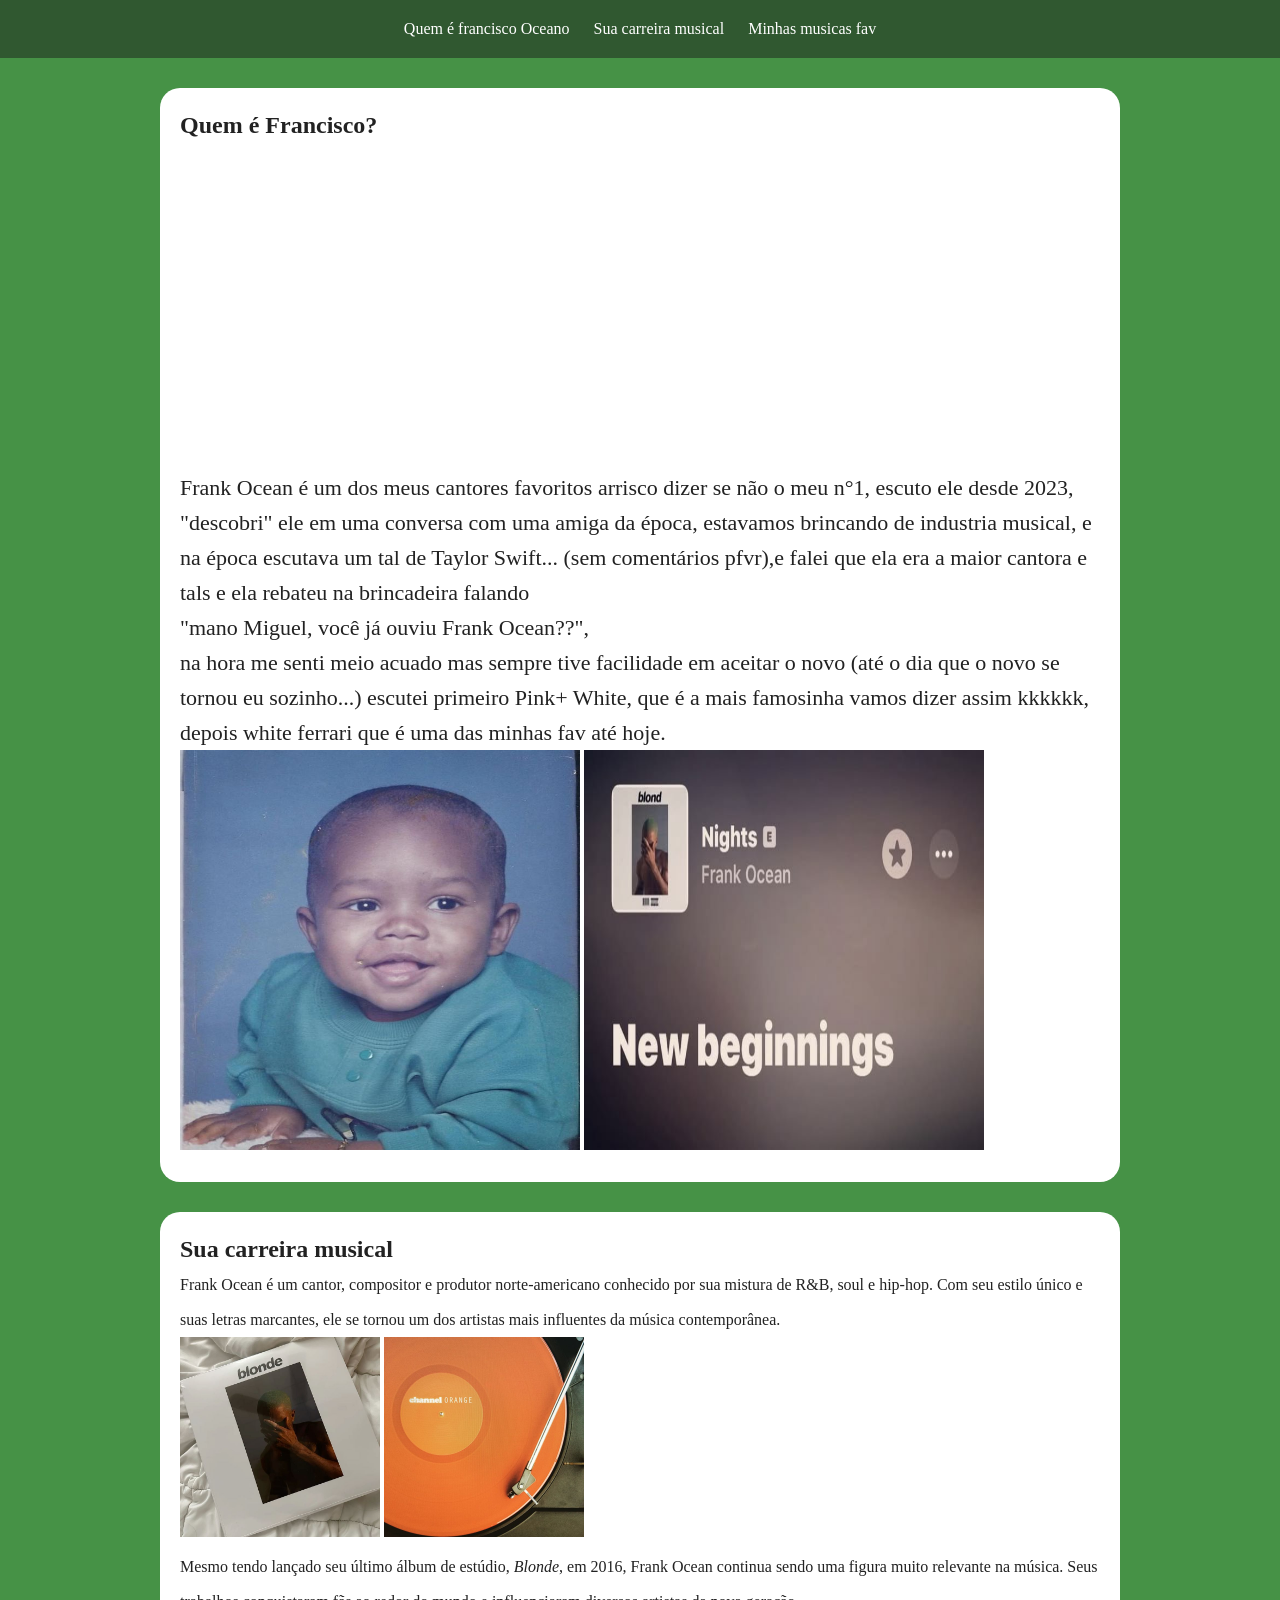
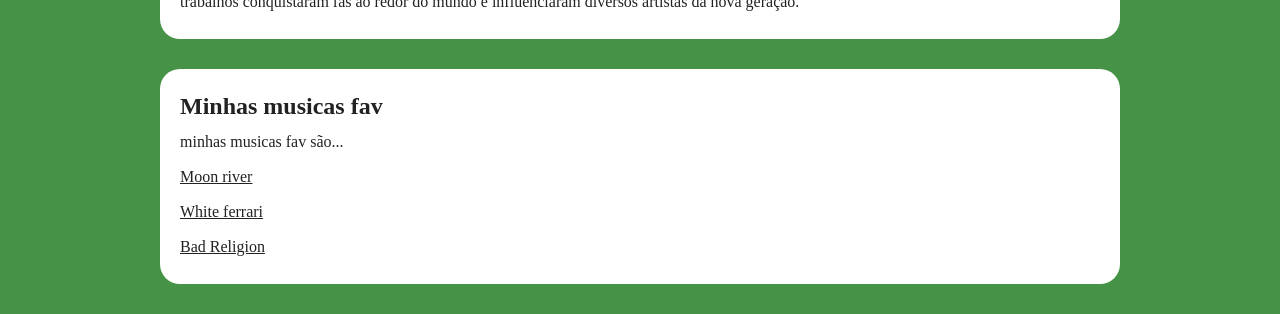
<file: Html/FrankOcean.html>
<!doctype html>
<html lang="pt-br">
  <head>
    <meta charset="UTF-8" />
    <meta name="viewport" content="width=device-width, initial-scale=1.0" />
    <title>Frank Ocean</title>
    <!-- Comentário   -->
    <link
      rel="shortcut icon"
      href="/img/cabeçaoceanica.png"
      type="image/x-icon"
    />
    <link rel="stylesheet" href="/CSS/FrankOcean.css" />
  </head>
  <body style="background-color: rgba(0, 105, 0, 0.726)">
    <header>
      <nav>
        <a href="#Quem é Frank Ocean?">Quem é francisco Oceano </a>
        <a href="#Sua carreira musical">Sua carreira musical</a>
        <a href="#minhas musicas fav"> Minhas musicas fav </a>
      </nav>
    </header>

    <main>
      <section>
        <h1 id="Quem é Frank Ocean?">Quem é Francisco?</h1>
        <iframe
          width="560"
          height="315"
          class="Pink + White"
          src="https://www.youtube.com/embed/uzS3WG6__G4?si=191BqLqFNS5BT5dn"
          title="Pink White"
          frameborder="0"
          allow="accelerometer; autoplay; clipboard-write; encrypted-media"
          allowfullscreen
        >
        </iframe>
        <p
          style="
            font-size: 22px;
            font-family: Georgia, &quot;Times New Roman&quot;, Times, serif;
          "
        >
          Frank Ocean é um dos meus cantores favoritos arrisco dizer se não o
          meu n°1, escuto ele desde 2023, "descobri" ele em uma conversa com uma
          amiga da época, estavamos brincando de industria musical, e na época
          escutava um tal de Taylor Swift... (sem comentários pfvr),e falei que
          ela era a maior cantora e tals e ela rebateu na brincadeira falando
          <br> "mano Miguel, você já ouviu Frank Ocean??", <br>na hora me senti meio
          acuado mas sempre tive facilidade em aceitar o novo (até o dia que o
          novo se tornou eu sozinho...) escutei primeiro Pink+ White, que é a
          mais famosinha vamos dizer assim kkkkkk, depois white ferrari que é
          uma das minhas fav até hoje.
        </p>
        <img
          src="/img/frank-bebê.png"
          alt="Frank ocean bebêzinho"
          title="Frank Ocean bebê"
          style="height: 400px; width: 400px; border: 1000px"
        />
        <img
          class="novos começos"
          src="/img/newbeginnings.png"
          alt="new beginnings"
          title="Novos começos"
          style="height: 400px; width: 400px; border: 1000px"

        />
      </section>
    </main>

    <main>
      <section>
        <h2 id="Sua carreira musical">Sua carreira musical</h2>
        <p>Frank Ocean é um cantor, compositor e produtor norte-americano conhecido
        por sua mistura de R&B, soul e hip-hop. Com seu estilo único e suas
        letras marcantes, ele se tornou um dos artistas mais influentes da música
        contemporânea.</p>
        <img src="/img/Blonde.png" alt="albúm Blonde" title="albúm Blonde" style="height: 200px; width: 200px; 
            font-size: 22px;
            font-family: Georgia, &quot;Times New Roman&quot;, Times, serif;
          ">
        <img src="/img/channelORANGE.png" alt="albúm channelORANGE" title="albúm channelORANGE" style="height: 200px; width: 200px;
            font-size: 22px;
            font-family: Georgia, &quot;Times New Roman&quot;, Times, serif;
           ">
        <p> Mesmo tendo lançado seu último álbum de estúdio, <i>Blonde</i>, em 2016,
        Frank Ocean continua sendo uma figura muito relevante na música. Seus
        trabalhos conquistaram fãs ao redor do mundo e influenciaram diversos
        artistas da nova geração.</p>
      </section>
    </main>

    <main>
      <section>
        <h2 id="minhas musicas fav"> Minhas musicas fav</h2>
        <p>minhas musicas fav são...
          <ol>
          <a href="https://youtu.be/mXiFHDfvn4A?si=hH8GAdIg4hlJuLSQ"> Moon river</a>
          <br> <a href="https://youtu.be/Dlz_XHeUUis?si=_MW8vVTEeCRoxtbU">White ferrari</a>
          <br> <a href="https://youtu.be/JMpypbtrcCg?si=HMiRyejyPAVUtWiP">Bad Religion</a>
          </ol>
        </p>                
        </section>
    </main>
  </body>
</html>
</file>
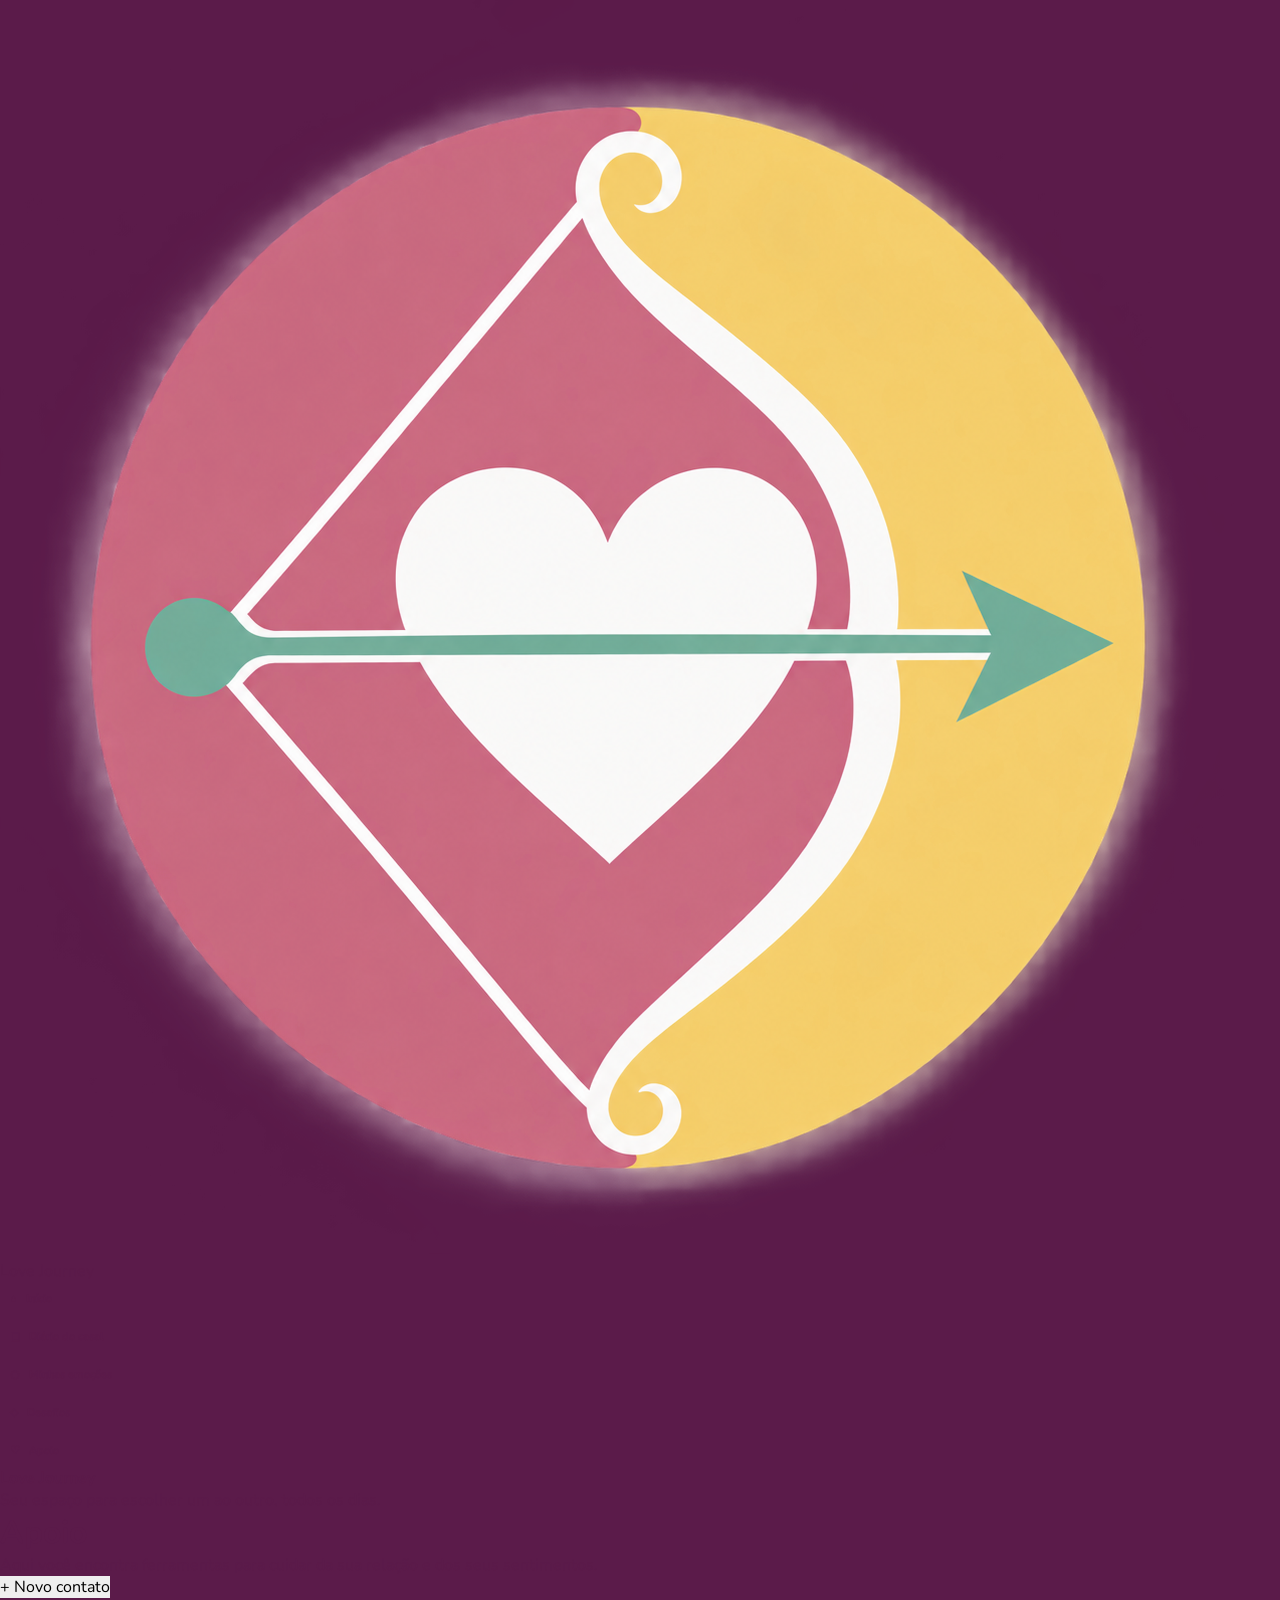
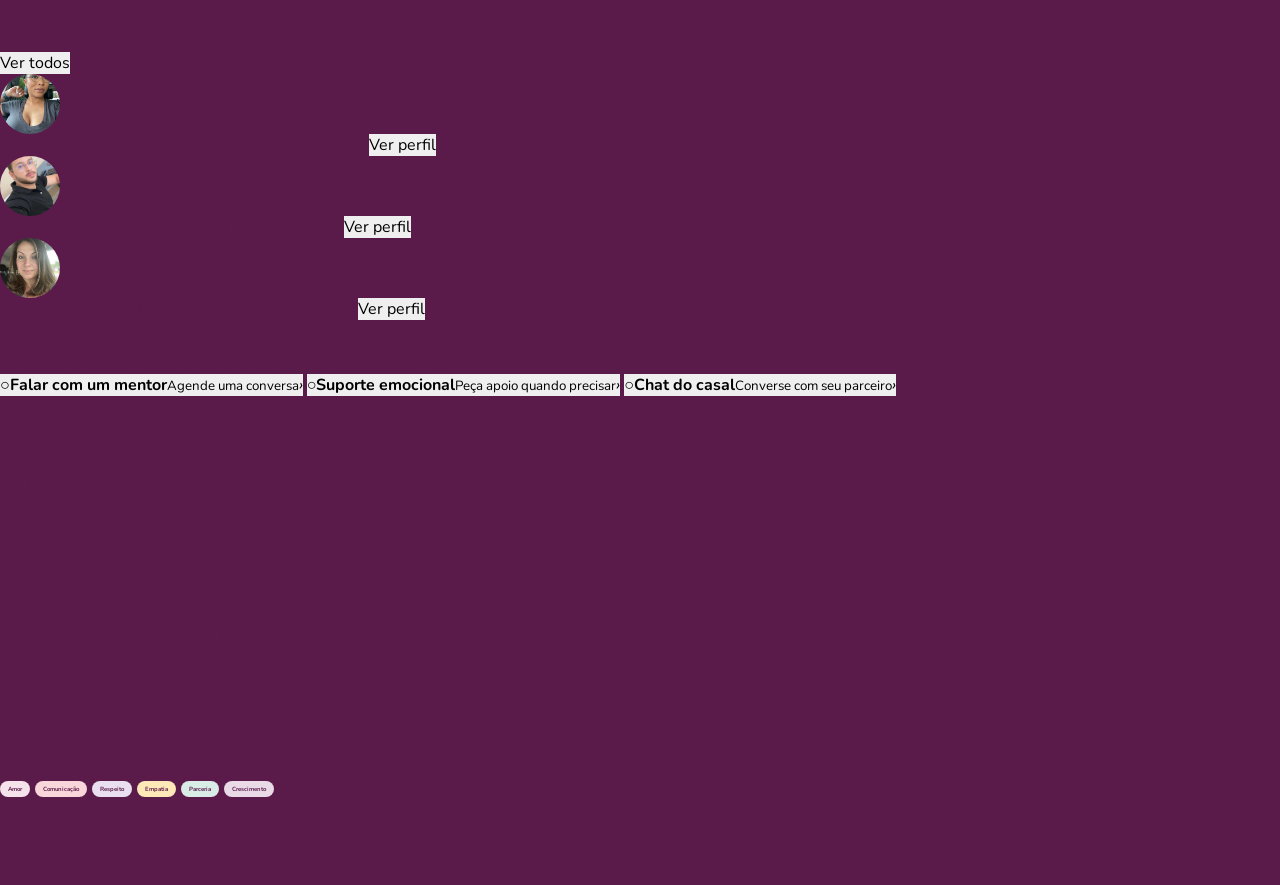
<file: Love_Journey/LJ-apoio.html>
<!doctype html>
<html lang="pt-BR">
  <head>
    <meta charset="UTF-8" />
    <meta name="viewport" content="width=device-width, initial-scale=1.0" />
    <title>Love Journey — Apoio</title>
    <link
      rel="shortcut icon"
      href="/Love_Journey/img/icone.png"
      type="image/x-icon"
    />
    <link rel="stylesheet" href="/Love_Journey/LJ-apoio.css" />
    <link rel="preconnect" href="https://fonts.googleapis.com" />
    <link rel="preconnect" href="https://fonts.gstatic.com" crossorigin />
    <link
      href="https://fonts.googleapis.com/css2?family=Nunito:wght@400;500;600;700;800&display=swap"
      rel="stylesheet"
    />
  </head>

  <body>
    <div class="app">
      <aside class="sidebar">
        <div class="brand">
          <img src="/Love_Journey/img/icone.png" alt="Logo Love Journey" />
          <span>Love Journey</span>
        </div>

        <nav class="menu">
          <a href="#"><span class="icon">⌂</span> Início</a>
          <a href="#"><span class="icon">▣</span> Diário do casal</a>
          <a href="#"><span class="icon">◉</span> Minhas emoções</a>
          <a href="#"><span class="icon">◇</span> Desafios</a>
          <a href="#" class="active"><span class="icon">♡</span> Apoio</a>
        </nav>

        <div class="sidebar-message">
          <strong>Love Journey</strong>
          <p>Seu espaço para escolher um ao outro, todos os dias.</p>
        </div>
      </aside>

      <main class="main">
        <header class="page-header">
          <div>
            <h1>Apoio</h1>
            <p>
              Aqui você encontra ferramentas para cuidar da sua relação e dos
              seus sentimentos.
            </p>
          </div>
          <button class="new-contact">+ Novo contato</button>
        </header>

        <section class="top-grid">
          <article class="panel mentors">
            <div class="panel-title">
              <div>
                <h2>♡ Nossos mentores</h2>
                <p>
                  Pessoas que podem te escutar, acolher e compartilhar
                  experiências.
                </p>
              </div>
              <button class="mini-button">Ver todos</button>
            </div>

            <div class="mentor-grid">
              <div class="mentor-card">
                <div class="avatar">
                  <img
                    src="/Love_Journey/img/mentor2.png"
                    alt="Fernanda Almeida"
                  />
                </div>
                <strong>Fernanda Almeida</strong>
                <small>Psicóloga</small>
                <span class="rating">★ 4,9 (127 avaliações)</span>
                <button>Ver perfil</button>
              </div>
              <div class="mentor-card">
                <div class="avatar avatar-green">
                  <img
                    src="/Love_Journey/img/mentor1.png"
                    alt="Rodrigo Mendes"
                  />
                </div>
                <strong>Rodrigo Mendes</strong>
                <small>Psicólogo</small>
                <span class="rating">★ 4,8 (94 avaliações)</span>
                <button>Ver perfil</button>
              </div>
              <div class="mentor-card">
                <div class="avatar avatar-pink">
                  <img src="/Love_Journey/img/mentor3.png" alt="Carla Nascimento" />
                </div>
                <strong>Carla Nascimento</strong>
                <small>Terapeuta</small>
                <span class="rating">★ 4,7 (81 avaliações)</span>
                <button>Ver perfil</button>
              </div>
            </div>
          </article>

          <article class="panel conversation">
            <h2>♡ Converse com alguém</h2>
            <p>
              Se precisar desabafar, tirar dúvidas ou conversar, estamos aqui.
            </p>

            <button class="support-option">
              <span>○</span><b>Falar com um mentor</b
              ><small>Agende uma conversa</small><i>›</i>
            </button>
            <button class="support-option">
              <span>○</span><b>Suporte emocional</b
              ><small>Peça apoio quando precisar</small><i>›</i>
            </button>
            <button class="support-option">
              <span>○</span><b>Chat do casal</b
              ><small>Converse com seu parceiro</small><i>›</i>
            </button>
          </article>

          <article class="panel quick-help">
            <h2>♡ Ajuda rápida</h2>
            <p>Encontre caminhos e soluções na hora.</p>
            <a href="#">Como lidar com ciúmes? <span>›</span></a>
            <a href="#">O que fazer em uma discussão? <span>›</span></a>
            <a href="#">Como melhorar a comunicação? <span>›</span></a>
            <a href="#"
              >Quais são os sinais de um relacionamento saudável?
              <span>›</span></a
            >
          </article>
        </section>

        <section class="panel resources">
          <div class="panel-title">
            <div>
              <h2>▣ Recursos e conteúdos</h2>
              <p>Artigos, vídeos e materiais para ajudar nessa jornada.</p>
            </div>
            <article class="resource-card">
    <div class="resource-image image-one"></div>
    <h3>Como lidar com conflitos no relacionamento</h3>
    <span>↗ Artigo</span>
</article>

<article class="resource-card">
    <div class="resource-image image-two"></div>
    <h3>Comunicação saudável no casal</h3>
    <span>▶ Vídeo</span>
</article>

<article class="resource-card">
    <div class="resource-image image-three"></div>
    <h3>5 hábitos que fortalecem seu relacionamento</h3>
    <span>↗ Guia</span>
</article>

<article class="resource-card">
    <div class="resource-image image-four"></div>
    <h3>5 hábitos para um relacionamento saudável</h3>
    <span>↗ Guia</span>
</article>
          </div>
        </section>

        <section class="bottom-grid">
          <article class="panel healthy">
            <h2>♡ Juntos por um relacionamento saudável</h2>
            <p>
              Lembre-se: pedir ajuda, buscar orientação e cuidar do vínculo
              também é uma forma de amar.
            </p>
            <div class="tags">
              <span>Amor</span><span>Comunicação</span><span>Respeito</span>
              <span>Empatia</span><span>Parceria</span><span>Crescimento</span>
            </div>
          </article>

          <article class="tip">
            <div class="tip-icon">☆</div>
            <div>
              <small>Dica do dia</small>
              <strong
                >Pequenos gestos<br />tornam grandes<br />conexões.</strong
              >
            </div>
          </article>
        </section>
      </main>
    </div>
  </body>
</html>
</file>
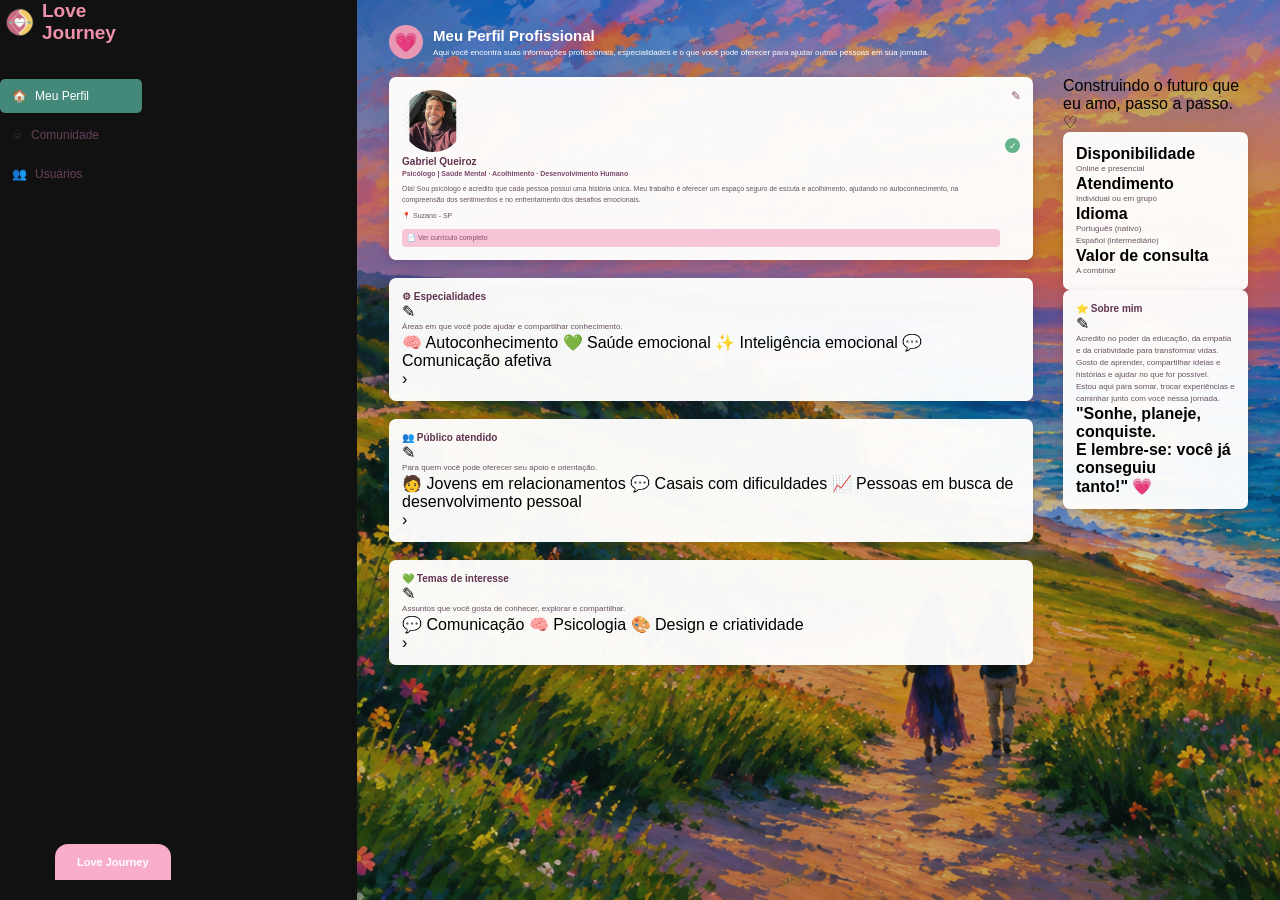
<file: Love_Journey/LJ-Profissional.html>
<!DOCTYPE html>
<html lang="pt-br">

<head>
    <meta charset="UTF-8">
    <meta name="viewport" content="width=device-width, initial-scale=1.0">
    <link rel="shortcut icon" href="/Love_Journey/img/icone.png" type="image/x-icon">

    <title>Love Journey - Meu Perfil</title>

    <link rel="stylesheet" href="/Love_Journey/LJ-Profissional.css">
</head>

<body>

    <div class="pagina">

        <!-- MENU LATERAL -->
        <aside class="sidebar">

            <div class="logo">
                <!-- COLOQUE AQUI A IMAGEM DO SEU LOGO -->
                <img src="/Love_Journey/img/icone.png" alt="Love Journey">
                <span>Love Journey</span>
            </div>

            <nav class="menu">

                <a href="#" class="menu-ativo">
                    🏠
                    <span>Meu Perfil</span>
                </a>

                <a href="#">
                    ♧
                    <span>Comunidade</span>
                </a>

                <a href="#">
                    👥
                    <span>Usuários</span>
                </a>

            </nav>

            <div class="logo-baixo">
                Love Journey
            </div>

        </aside>


        <!-- CONTEÚDO PRINCIPAL -->
        <main class="conteudo">

            <!-- FUNDO / CABEÇALHO -->
            <section class="cabecalho">

                <div class="titulo-perfil">

                    <div class="icone-perfil">
                        💗
                    </div>

                    <div>
                        <h1>Meu Perfil Profissional</h1>

                        <p>
                            Aqui você encontra suas informações profissionais,
                            especialidades e o que você pode oferecer para ajudar
                            outras pessoas em sua jornada.
                        </p>
                    </div>

                </div>

            </section>


            <!-- ÁREA DOS CARDS -->
            <section class="area-cards">

                <!-- COLUNA ESQUERDA -->
                <div class="coluna-esquerda">


                    <!-- PERFIL -->
                    <div class="card perfil-card">

                        <div class="foto-perfil">

                            <!-- COLOQUE A FOTO DO PROFISSIONAL AQUI -->
                            <img src="/Love_Journey/img/moço.png" alt="Foto do profissional">

                            <span class="online">✓</span>

                        </div>

                        <div class="informacoes">

                            <h2>Gabriel Queiroz</h2>

                            <h3>
                                Psicólogo | Saúde Mental · Acolhimento ·
                                Desenvolvimento Humano
                            </h3>

                            <p>
                                Olá! Sou psicólogo e acredito que cada pessoa
                                possui uma história única. Meu trabalho é oferecer
                                um espaço seguro de escuta e acolhimento,
                                ajudando no autoconhecimento, na compreensão
                                dos sentimentos e no enfrentamento dos desafios
                                emocionais.
                            </p>

                            <p class="local">
                                📍 Suzano - SP
                            </p>

                            <button>
                                📄 Ver currículo completo
                            </button>

                        </div>

                        <span class="editar">✎</span>

                    </div>


                    <!-- ESPECIALIDADES -->
                    <div class="card">

                        <div class="card-titulo">
                            <h2>⚙ Especialidades</h2>
                            <span>✎</span>
                        </div>

                        <p>
                            Áreas em que você pode ajudar e compartilhar
                            conhecimento.
                        </p>

                        <div class="tags">

                            <span class="rosa">
                                🧠 Autoconhecimento
                            </span>

                            <span class="verde">
                                💚 Saúde emocional
                            </span>

                            <span class="lilas">
                                ✨ Inteligência emocional
                            </span>

                            <span class="amarelo">
                                💬 Comunicação afetiva
                            </span>

                        </div>

                        <span class="seta">›</span>

                    </div>


                    <!-- PÚBLICO ATENDIDO -->
                    <div class="card">

                        <div class="card-titulo">
                            <h2>👥 Público atendido</h2>
                            <span>✎</span>
                        </div>

                        <p>
                            Para quem você pode oferecer seu apoio e orientação.
                        </p>

                        <div class="tags">

                            <span class="rosa">
                                🧑 Jovens em relacionamentos
                            </span>

                            <span class="lilas">
                                💬 Casais com dificuldades
                            </span>

                            <span class="verde">
                                📈 Pessoas em busca de desenvolvimento pessoal
                            </span>

                        </div>

                        <span class="seta">›</span>

                    </div>


                    <!-- TEMAS DE INTERESSE -->
                    <div class="card">

                        <div class="card-titulo">
                            <h2>💚 Temas de interesse</h2>
                            <span>✎</span>
                        </div>

                        <p>
                            Assuntos que você gosta de conhecer, explorar e
                            compartilhar.
                        </p>

                        <div class="tags">

                            <span class="amarelo">
                                💬 Comunicação
                            </span>

                            <span class="lilas">
                                🧠 Psicologia
                            </span>

                            <span class="verde">
                                🎨 Design e criatividade
                            </span>

                        </div>

                        <span class="seta">›</span>

                    </div>

                </div>


                <!-- COLUNA DIREITA -->
                <aside class="coluna-direita">


                    <!-- FRASE -->
                    <div class="frase">
                        Construindo o futuro que eu amo,
                        passo a passo. ♡
                    </div>


                    <!-- INFORMAÇÕES -->
                    <div class="card lateral">

                        <div class="item">

                            <div class="bolinha rosa-bolinha"></div>

                            <div>
                                <strong>Disponibilidade</strong>
                                <p>Online e presencial</p>
                            </div>

                        </div>


                        <div class="item">

                            <div class="bolinha rosa-bolinha"></div>

                            <div>
                                <strong>Atendimento</strong>
                                <p>Individual ou em grupo</p>
                            </div>

                        </div>


                        <div class="item">

                            <div class="bolinha rosa-bolinha"></div>

                            <div>
                                <strong>Idioma</strong>
                                <p>Português (nativo)</p>
                                <p>Español (intermediário)</p>
                            </div>

                        </div>


                        <div class="item">

                            <div class="bolinha rosa-bolinha"></div>

                            <div>
                                <strong>Valor de consulta</strong>
                                <p>A combinar</p>
                            </div>

                        </div>

                    </div>


                    <!-- SOBRE MIM -->
                    <div class="card sobre">

                        <div class="card-titulo">
                            <h2>⭐ Sobre mim</h2>
                            <span>✎</span>
                        </div>

                        <p>
                            Acredito no poder da educação, da empatia e da
                            criatividade para transformar vidas. Gosto de
                            aprender, compartilhar ideias e histórias e ajudar
                            no que for possível.
                        </p>

                        <p>
                            Estou aqui para somar, trocar experiências e
                            caminhar junto com você nessa jornada.
                        </p>

                        <div class="frase-rosa">

                            <strong>
                                "Sonhe, planeje, conquiste.
                                <br>
                                E lembre-se: você já conseguiu
                                <br>
                                tanto!" 💗
                            </strong>

                        </div>

                    </div>

                </aside>

            </section>

        </main>

    </div>

</body>

</html>
</file>
<file: CSS/FrankOcean.css>
* {
  box-sizing: border-box;
  margin: 0;
  padding: 0;
}

body {
  font-family: Georgia, "Times New Roman", Times, serif;
  background-color: rgb(48, 88, 48);
  color: #222;
}

header {
  background-color: rgb(48, 88, 48);
  color: #222;
  padding: 20px;
  text-align: center;
}

nav a {
  color: white;
  text-decoration: none;
  margin: 0 10px;
}

nav a:hover {
  text-decoration: underline;
}

main {
  max-width: 1000px;
  margin: 30px auto;
  padding: 0 20px;
}

section {
  background-color: white;
  padding: 20px;
  margin-bottom: 20px;
  border-radius: 20px;
  line-height: 35px;
}

a{
    color: #222;
    gap: 50px;
    text-decoration: underline;

}

* {
    margin: 0;
    padding: 0;
    box-sizing: border-box;
}
</file>
<file: Love_Journey/LJ-apoio.css>
/* =========================================
   CORES DO LOVE JOURNEY
========================================= */

:root {
    --rosa: #D93B6E;
    --vinho: #5B1B4A;
    --verde: #3B7B6B;
    --claro: #F9E6E9;
    --coral: #F5888E;
    --amarelo: #FFDD98;
    --verde-claro: #5BA77A;
    --branco: #FFFFFF;
    --texto: #5B1B4A;
    --texto-suave: #856377;
}


/* =========================================
   CONFIGURAÇÕES GERAIS
========================================= */

* {
    margin: 0;
    padding: 0;
    box-sizing: border-box;
}

body {
    font-family: "Nunito", sans-serif;
    color: var(--texto);
    background: var(--vinho);
}

button,
input {
    font: inherit;
}

button {
    border: none;
    cursor: pointer;
}

a {
    text-decoration: none;
    color: inherit;
}


/* =========================================
   ESTRUTURA PRINCIPAL
========================================= */

.aplicativo {
    min-height: 100vh;
    display: flex;
    position: relative;
    overflow: hidden;

    /* 
       FUNDO PRINCIPAL DO SITE
       Troque "fundo.png" pelo nome da sua imagem
       caso o arquivo tenha outro nome.
    */
    background-image:
        linear-gradient(
            rgba(91, 27, 74, 0.18),
            rgba(91, 27, 74, 0.18)
        ),
        url("/Love_Journey/img/fundo.png");

    background-size: cover;
    background-position: center;
    background-attachment: fixed;
}


/* =========================================
   MENU LATERAL
========================================= */

.menu-lateral {
    width: 218px;
    min-height: 100vh;
    flex: 0 0 218px;

    background: var(--claro);

    padding: 28px 18px 22px;

    display: flex;
    flex-direction: column;

    z-index: 2;
}


/* =========================================
   LOGO / NOME LOVE JOURNEY
========================================= */

.marca {
    display: flex;
    align-items: center;

    gap: 7px;

    color: var(--rosa);

    font-size: 16px;
    font-weight: 800;

    margin-bottom: 38px;
}

.marca img {
    width: 29px;
    height: 29px;

    object-fit: contain;
    display: block;
}


/* =========================================
   LINKS DO MENU
========================================= */

.menu {
    display: flex;
    flex-direction: column;

    gap: 5px;
}

.menu a {
    display: flex;
    align-items: center;

    gap: 9px;

    padding: 9px 10px;

    border-radius: 7px;

    font-size: 11px;
    font-weight: 700;

    color: var(--vinho);

    transition: 0.2s ease;
}

.menu a:hover {
    background: #f4d1dc;
}


/* LINK ATIVO */

.menu a.ativo {
    color: white;

    background: var(--rosa);

    box-shadow: 0 5px 13px rgba(217, 59, 110, 0.25);
}


/* ÍCONES */

.icone {
    width: 14px;

    text-align: center;

    font-size: 13px;
}


/* =========================================
   MENSAGEM NO FINAL DO MENU
========================================= */

.mensagem-menu {
    margin-top: auto;

    background: #f7abc2;

    border-radius: 14px;

    padding: 17px 12px;

    text-align: center;

    font-size: 9px;

    line-height: 1.45;
}

.mensagem-menu strong {
    color: var(--rosa);

    display: block;

    margin-bottom: 6px;
}

.mensagem-menu p {
    color: var(--vinho);
}


/* =========================================
   CONTEÚDO PRINCIPAL
========================================= */

.conteudo-principal {
    width: min(1100px, calc(100% - 218px));

    min-height: 100vh;

    padding: 30px 40px 34px;

    margin-left: auto;
    margin-right: auto;
}


/* =========================================
   CABEÇALHO
========================================= */

.cabecalho-pagina {
    display: flex;

    justify-content: space-between;
    align-items: flex-start;

    gap: 20px;

    margin-bottom: 19px;
}

.cabecalho-pagina h1 {
    color: var(--branco);

    font-size: 27px;

    line-height: 1;

    margin-bottom: 5px;

    text-shadow: 0 2px 9px rgba(91, 27, 74, 0.25);
}

.cabecalho-pagina p {
    color: #fff5f7;

    font-size: 10px;

    max-width: 570px;
}


/* BOTÃO NOVO CONTATO */

.novo-contato {
    background: var(--rosa);

    color: white;

    border-radius: 7px;

    padding: 8px 13px;

    font-size: 9px;

    font-weight: 800;

    box-shadow: 0 5px 13px rgba(91, 27, 74, 0.2);
}


/* =========================================
   GRADE SUPERIOR
========================================= */

.grade-superior {
    display: grid;

    grid-template-columns:
        2.05fr
        1.05fr
        1.05fr;

    gap: 13px;
}


/* =========================================
   PAINÉIS
========================================= */

.painel {
    background: rgba(255, 255, 255, 0.96);

    border-radius: 9px;

    padding: 14px;

    box-shadow: 0 7px 22px rgba(91, 27, 74, 0.13);
}


/* TÍTULO DOS PAINÉIS */

.titulo-painel {
    display: flex;

    justify-content: space-between;
    align-items: flex-start;

    gap: 12px;
}

.painel h2 {
    color: var(--vinho);

    font-size: 12px;

    font-weight: 800;
}

.painel p {
    color: var(--texto-suave);

    font-size: 8px;

    line-height: 1.4;

    margin-top: 4px;
}


/* BOTÃO PEQUENO */

.botao-pequeno {
    color: var(--rosa);

    background: #fde8ee;

    padding: 4px 7px;

    border-radius: 7px;

    font-size: 7px;

    font-weight: 800;

    white-space: nowrap;
}


/* =========================================
   MENTORES
========================================= */

.grade-mentores {
    display: grid;

    grid-template-columns: repeat(3, 1fr);

    gap: 7px;

    margin-top: 10px;
}

.cartao-mentor {
    background: #fff4f7;

    border-radius: 7px;

    padding: 7px;

    display: flex;

    flex-direction: column;

    min-width: 0;
}


/* FOTO DO MENTOR */

.avatar {
    width: 60px;
    height: 60px;

    border-radius: 50%;

    overflow: hidden;
}

.avatar img {
    width: 100%;
    height: 100%;

    object-fit: cover;

    display: block;
}


/* NOME DO MENTOR */

.cartao-mentor strong {
    color: var(--vinho);

    font-size: 8px;
}

.cartao-mentor small {
    color: var(--texto-suave);

    font-size: 7px;
}


/* AVALIAÇÃO */

.avaliacao {
    color: #b37c27;

    font-size: 6px;

    margin: 4px 0 7px;
}


/* BOTÃO DO MENTOR */

.cartao-mentor button {
    background: var(--rosa);

    color: white;

    border-radius: 5px;

    padding: 4px;

    font-size: 6px;

    font-weight: 800;
}


/* =========================================
   CONVERSA / APOIO
========================================= */

.conversa > p,
.ajuda-rapida > p {
    margin-bottom: 7px;
}


/* OPÇÃO DE APOIO */

.opcao-suporte {
    width: 100%;

    display: grid;

    grid-template-columns: 16px 1fr 10px;

    grid-template-rows: auto auto;

    column-gap: 5px;

    text-align: left;

    padding: 7px;

    margin-top: 5px;

    border-radius: 6px;

    background: #fde8ee;

    color: var(--vinho);
}

.opcao-suporte span {
    grid-row: 1 / 3;

    align-self: center;

    color: var(--rosa);

    font-size: 13px;
}

.opcao-suporte b {
    font-size: 7px;
}

.opcao-suporte small {
    color: var(--texto-suave);

    font-size: 6px;
}

.opcao-suporte i {
    grid-column: 3;

    grid-row: 1 / 3;

    align-self: center;

    color: var(--rosa);

    font-style: normal;

    font-size: 13px;
}


/* =========================================
   AJUDA RÁPIDA
========================================= */

.ajuda-rapida a {
    display: flex;

    justify-content: space-between;

    gap: 7px;

    padding: 7px 0;

    border-bottom: 1px solid #f1dfe5;

    font-size: 7px;

    line-height: 1.25;
}

.ajuda-rapida a span {
    color: var(--rosa);

    font-size: 12px;
}


/* =========================================
   RECURSOS
========================================= */

.recursos {
    margin-top: 13px;
}

.grade-recursos {
    display: grid;

    grid-template-columns: repeat(4, 1fr);

    gap: 9px;

    margin-top: 11px;
}


/* CARTÃO DE RECURSO */

.cartao-recurso {
    overflow: hidden;

    border-radius: 7px;

    background: #fff4f7;

    min-width: 0;
}


/* IMAGEM DOS RECURSOS */

.imagem-recurso {
    height: 64px;

    background-size: cover;

    background-position: center;

    background-repeat: no-repeat;
}


/* 
   AQUI VOCÊ TROCA AS FOTOS
   DOS QUATRO CARTÕES
*/

.imagem-um {
    background-image: url("/Love_Journey/img/casal1.png");
    background-position: center;
}

.imagem-dois {
    background-image: url("/Love_Journey/img/casal2.png");
    background-position: center;
}

.imagem-tres {
    background-image: url("/Love_Journey/img/casal3.png");
    background-position: center;
}

.imagem-quatro {
    background-image: url("/Love_Journey/img/casal4.png");
    background-position: center;
}


/* TÍTULO DOS RECURSOS */

.cartao-recurso h3 {
    color: var(--vinho);

    padding: 7px 7px 2px;

    font-size: 8px;

    line-height: 1.25;
}

.cartao-recurso span {
    display: block;

    padding: 0 7px 7px;

    color: var(--rosa);

    font-size: 6px;

    font-weight: 800;
}


/* =========================================
   PARTE INFERIOR
========================================= */

.grade-inferior {
    display: grid;

    grid-template-columns: 2fr 1fr;

    gap: 13px;

    margin-top: 13px;
}


/* RELACIONAMENTO SAUDÁVEL */

.relacionamento-saudavel h2 {
    font-size: 11px;
}

.relacionamento-saudavel p {
    max-width: 700px;
}


/* =========================================
   TAGS
========================================= */

.tags {
    display: flex;

    flex-wrap: wrap;

    gap: 5px;

    margin-top: 9px;
}

.tags span {
    background: #f5e2ea;

    color: var(--vinho);

    padding: 4px 8px;

    border-radius: 9px;

    font-size: 6px;

    font-weight: 700;
}


/* CORES DAS TAGS */

.tags span:nth-child(2) {
    background: #f9d6d9;
}

.tags span:nth-child(3) {
    background: #e9dff0;
}

.tags span:nth-child(4) {
    background: #ffe8b7;
}

.tags span:nth-child(5) {
    background: #d9ece6;
}

.tags span:nth-child(6) {
    background: #ead9e7;
}


/* =========================================
   DICA
========================================= */

.dica {
    background: var(--amarelo);

    border-radius: 9px;

    padding: 13px;

    display: flex;

    align-items: center;

    gap: 10px;

    color: var(--vinho);
}

.icone-dica {
    color: var(--rosa);

    font-size: 27px;
}

.dica small {
    display: block;

    font-size: 7px;

    color: #8a6730;
}

.dica strong {
    display: block;

    margin-top: 3px;

    font-size: 9px;

    line-height: 1.25;
}


/* =========================================
   RESPONSIVIDADE
========================================= */

/* TABLETS */

@media (max-width: 1000px) {

    .menu-lateral {
        width: 190px;

        flex-basis: 190px;
    }

    .conteudo-principal {
        width: calc(100% - 190px);

        padding: 24px;
    }

    .grade-superior {
        grid-template-columns: 1fr 1fr;
    }

    .mentores {
        grid-column: 1 / -1;
    }
}


/* CELULARES */

@media (max-width: 720px) {

    .menu-lateral {
        width: 74px;

        flex-basis: 74px;

        padding: 20px 9px;
    }

    .marca span,
    .menu a:not(.ativo) span:last-child,
    .menu a.ativo span:last-child,
    .mensagem-menu {
        display: none;
    }

    .marca {
        justify-content: center;
    }

    .menu a {
        justify-content: center;

        padding: 10px 5px;
    }

    .conteudo-principal {
        width: calc(100% - 74px);

        padding: 18px;
    }

    .grade-superior,
    .grade-inferior {
        grid-template-columns: 1fr;
    }

    .mentores {
        grid-column: auto;
    }

    .grade-recursos {
        grid-template-columns: repeat(2, 1fr);
    }
}


/* CELULARES PEQUENOS */

@media (max-width: 500px) {

    .cabecalho-pagina {
        flex-direction: column;
    }

    .grade-mentores,
    .grade-recursos {
        grid-template-columns: 1fr 1fr;
    }
}
</file>
<file: Love_Journey/LJ-Profissional.css>
/* =========================================
   CONFIGURAÇÕES GERAIS
========================================= */

* {
    margin: 0;
    padding: 0;
    box-sizing: border-box;
}

body {
    font-family: Arial, sans-serif;
    background-color: #111;
}

.pagina {
    width: 100%;
    min-height: 100vh;
    display: flex;
}


/* =========================================
   MENU LATERAL
========================================= */

.menu-lateral {
    width: 215px;
    min-height: 100vh;

    background-color: #f8e5e9;

    padding: 28px 12px;

    position: fixed;

    left: 0;
    top: 0;
    bottom: 0;

    z-index: 10;
}


/* LOGO */

.logo {
    display: flex;
    align-items: center;

    gap: 7px;

    margin-bottom: 35px;

    padding-left: 5px;
}

.logo img {
    width: 30px;
    height: 30px;

    object-fit: contain;
}

.logo span {
    color: #ee91aa;

    font-size: 19px;

    font-weight: bold;
}


/* =========================================
   MENU
========================================= */

.menu {
    display: flex;

    flex-direction: column;

    gap: 5px;
}

.menu a {
    text-decoration: none;

    color: #67405a;

    font-size: 12px;

    padding: 10px 12px;

    border-radius: 5px;

    display: flex;

    align-items: center;

    gap: 8px;
}

.menu a:hover {
    background-color: #f2c7d2;
}


/* ITEM ATIVO */

.menu-ativo {
    background-color: #438879 !important;

    color: white !important;
}


/* =========================================
   MENSAGEM NO FINAL DO MENU
========================================= */

.logo-baixo {
    position: absolute;

    bottom: 20px;
    left: 55px;

    background-color: #f8aeca;

    color: white;

    padding: 12px 22px;

    border-radius: 13px 13px 0 0;

    font-size: 11px;

    font-weight: bold;
}


/* =========================================
   CONTEÚDO PRINCIPAL
========================================= */

.conteudo {
    margin-left: 215px;

    width: calc(100% - 215px);

    min-height: 100vh;

    /*
       FUNDO DA PÁGINA

       Caso queira trocar o fundo,
       altere apenas o nome da imagem abaixo.
    */

    background-image:
        linear-gradient(
            rgba(20, 50, 45, 0.25),
            rgba(20, 50, 45, 0.25)
        ),
        url("/Love_Journey/img/Fundo2.png");

    background-size: cover;

    background-position: center;

    background-attachment: fixed;

    padding: 25px 32px;
}


/* =========================================
   CABEÇALHO
========================================= */

.cabecalho {
    margin-bottom: 18px;
}

.titulo-perfil {
    display: flex;

    align-items: center;

    gap: 10px;

    color: white;
}


/* ÍCONE DO PERFIL */

.icone-perfil {
    width: 34px;
    height: 34px;

    border-radius: 50%;

    background-color: #e998b4;

    display: flex;

    justify-content: center;
    align-items: center;

    font-size: 19px;
}

.titulo-perfil h1 {
    font-size: 15px;

    margin-bottom: 4px;
}

.titulo-perfil p {
    font-size: 8px;

    max-width: 510px;
}


/* =========================================
   ÁREA DOS CARDS
========================================= */

.area-cards {
    display: grid;

    grid-template-columns:
        minmax(500px, 1fr)
        185px;

    gap: 30px;

    max-width: 900px;

    margin: auto;
}


/* COLUNA ESQUERDA */

.coluna-esquerda {
    display: flex;

    flex-direction: column;

    gap: 18px;
}


/* =========================================
   CARDS
========================================= */

.card {
    background-color: rgba(255, 255, 255, 0.96);

    border-radius: 7px;

    padding: 13px;

    position: relative;

    box-shadow:
        0 3px 10px rgba(0, 0, 0, 0.12);
}

.card h2 {
    color: #60344f;

    font-size: 10px;
}

.card p {
    color: #675363;

    font-size: 8px;

    line-height: 1.5;
}


/* =========================================
   PERFIL
========================================= */

.cartao-perfil {
    display: flex;

    gap: 12px;

    padding: 12px;
}


/* FOTO DE PERFIL */

.foto-perfil {
    position: relative;

    flex-shrink: 0;
}

.foto-perfil img {
    width: 62px;
    height: 62px;

    border-radius: 50%;

    object-fit: cover;
}


/* STATUS ONLINE */

.online {
    position: absolute;

    right: 0;
    bottom: 3px;

    width: 15px;
    height: 15px;

    border-radius: 50%;

    background-color: #65b38a;

    color: white;

    font-size: 9px;

    display: flex;

    align-items: center;
    justify-content: center;
}


/* =========================================
   INFORMAÇÕES DO PERFIL
========================================= */

.informacoes {
    padding-right: 20px;
}

.informacoes h2 {
    font-size: 10px;

    margin-bottom: 3px;
}

.informacoes h3 {
    color: #7b4869;

    font-size: 7px;

    margin-bottom: 7px;
}

.informacoes p {
    font-size: 7px;
}


/* LOCALIZAÇÃO */

.local {
    margin-top: 6px;
}


/* BOTÃO DO PERFIL */

.informacoes button {
    border: none;

    background-color: #f6c5d8;

    color: #884b6b;

    width: 100%;

    padding: 5px;

    margin-top: 7px;

    border-radius: 4px;

    font-size: 7px;

    text-align: left;
}


/* BOTÃO EDITAR */

.editar {
    position: absolute;

    right: 12px;
    top: 12px;

    color: #85506d;

    font-size: 12px;
}


/* =========================================
   TÍTULOS DOS CARDS
========================================= */

.titulo-card {
    display: flex;

    justify-content: space-between;

    align-items: center;

    margin-bottom: 6px;
}

.titulo-card span {
    color: #82506c;

    font-size: 12px;
}


/* =========================================
   TAGS
=========================
</file>
